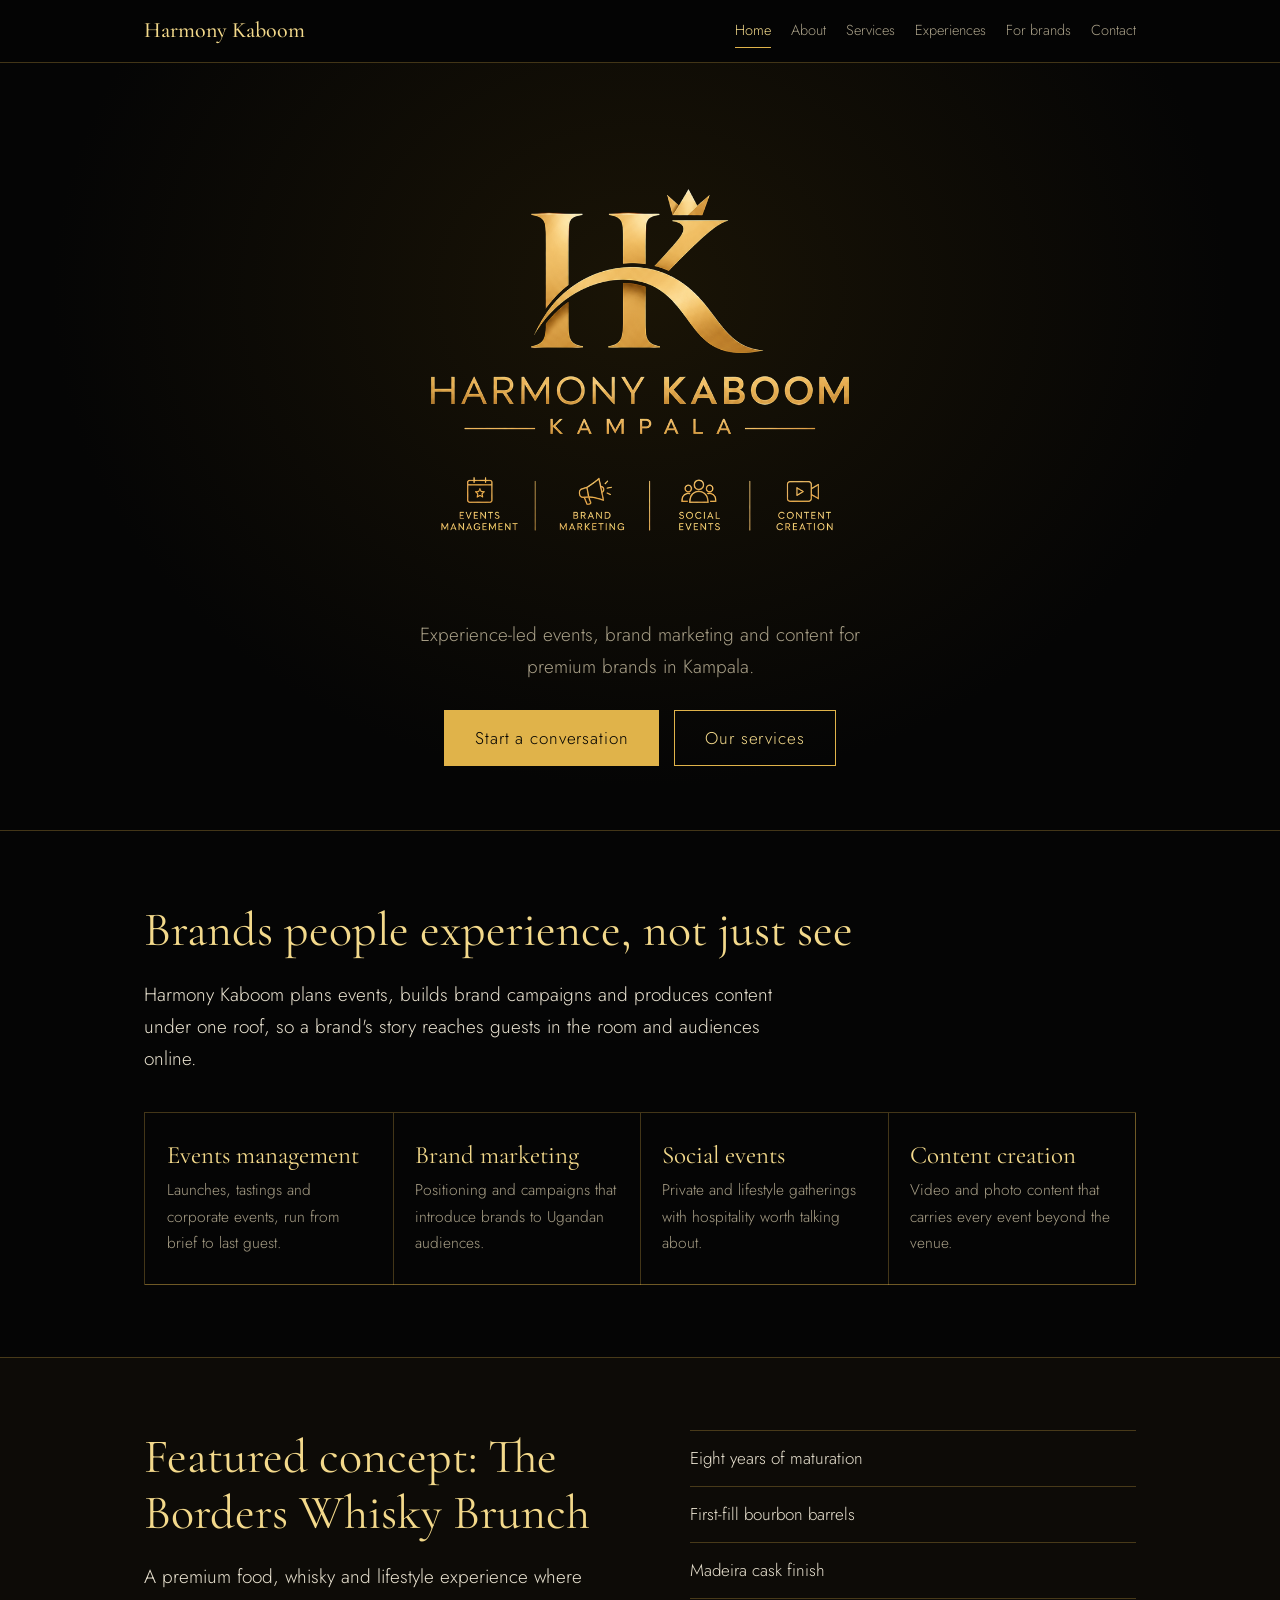
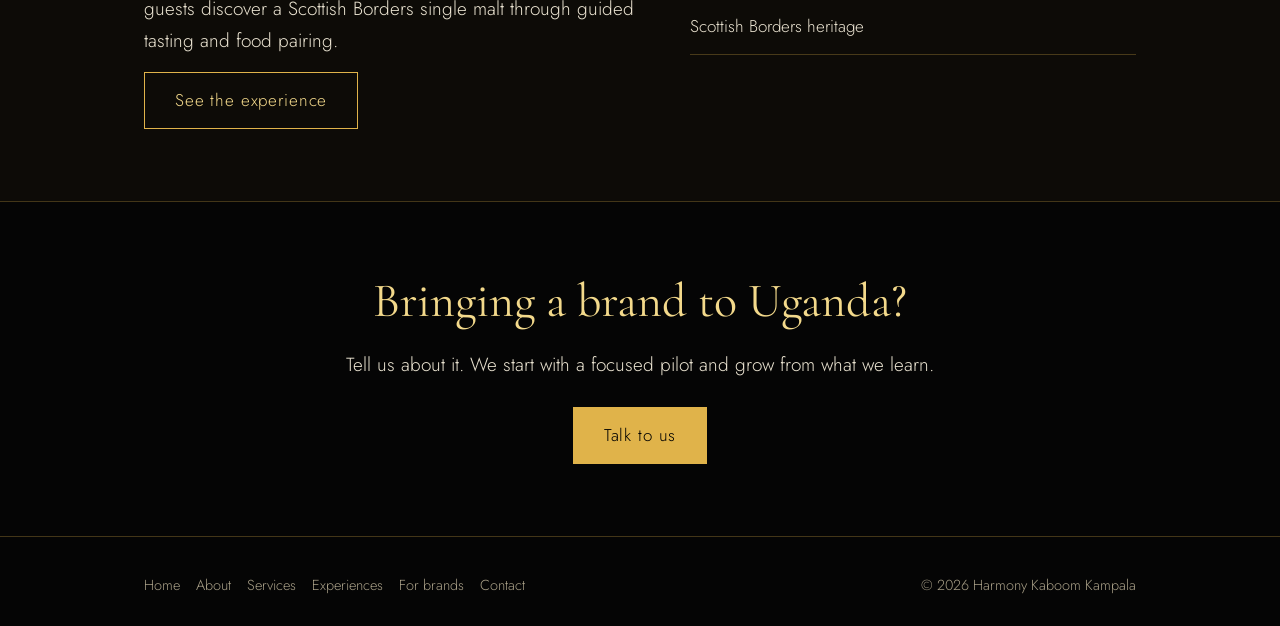
<file: index.html>
<!DOCTYPE html>
<html lang="en">
<head>
<meta charset="utf-8">
<meta name="viewport" content="width=device-width, initial-scale=1, viewport-fit=cover">
<title>Harmony Kaboom Kampala</title>
<meta name="description" content="Harmony Kaboom Kampala: events management, brand marketing, social events and content creation for premium brands in Uganda.">
<meta name="theme-color" content="#050505">
<link rel="icon" href="images/favicon.png">
<link rel="preconnect" href="https://fonts.googleapis.com">
<link href="https://fonts.googleapis.com/css2?family=Cormorant+Garamond:ital,wght@0,400;0,500;1,400&family=Jost:wght@300;400;500&display=swap" rel="stylesheet">
<link rel="stylesheet" href="css/style.css">
</head>
<body>
<a class="skip" href="#main">Skip to content</a>
<nav><div class="wrap"><b>Harmony Kaboom</b><div id="menu"><a href="index.html" class="on" aria-current="page">Home</a><a href="about.html">About</a><a href="services.html">Services</a><a href="experiences.html">Experiences</a><a href="brands.html">For brands</a><a href="contact.html">Contact</a></div></div></nav>
<main id="main">
<header class="hero"><img src="images/logo.png" width="900" height="900" alt="Harmony Kaboom Kampala logo, a gold HK monogram with a crown">
<p>Experience-led events, brand marketing and content for premium brands in Kampala.</p>
<a class="btn solid" href="contact.html">Start a conversation</a> &nbsp; <a class="btn" href="services.html">Our services</a></header>
<section><div class="wrap"><h2>Brands people experience, not just see</h2>
<p class="lead">Harmony Kaboom plans events, builds brand campaigns and produces content under one roof, so a brand's story reaches guests in the room and audiences online.</p>
<div class="grid g4">
<div><h3>Events management</h3><p>Launches, tastings and corporate events, run from brief to last guest.</p></div>
<div><h3>Brand marketing</h3><p>Positioning and campaigns that introduce brands to Ugandan audiences.</p></div>
<div><h3>Social events</h3><p>Private and lifestyle gatherings with hospitality worth talking about.</p></div>
<div><h3>Content creation</h3><p>Video and photo content that carries every event beyond the venue.</p></div></div></div></section>
<section class="alt"><div class="wrap cols"><div><h2>Featured concept: The Borders Whisky Brunch</h2>
<p class="lead">A premium food, whisky and lifestyle experience where guests discover a Scottish Borders single malt through guided tasting and food pairing.</p>
<a class="btn" href="experiences.html">See the experience</a></div>
<ul class="list"><li>Eight years of maturation</li><li>First-fill bourbon barrels</li><li>Madeira cask finish</li><li>Scottish Borders heritage</li></ul></div></section>
<section class="cta"><div class="wrap"><h2>Bringing a brand to Uganda?</h2><p class="lead">Tell us about it. We start with a focused pilot and grow from what we learn.</p><a class="btn solid" href="contact.html">Talk to us</a></div></section>
</main>
<footer><div class="wrap"><div><a href="index.html">Home</a><a href="about.html">About</a><a href="services.html">Services</a><a href="experiences.html">Experiences</a><a href="brands.html">For brands</a><a href="contact.html">Contact</a></div>
<div>&copy; <span id="yr">2026</span> Harmony Kaboom Kampala</div></div></footer>
<script src="js/main.js" defer></script>
</body>
</html>
</file>
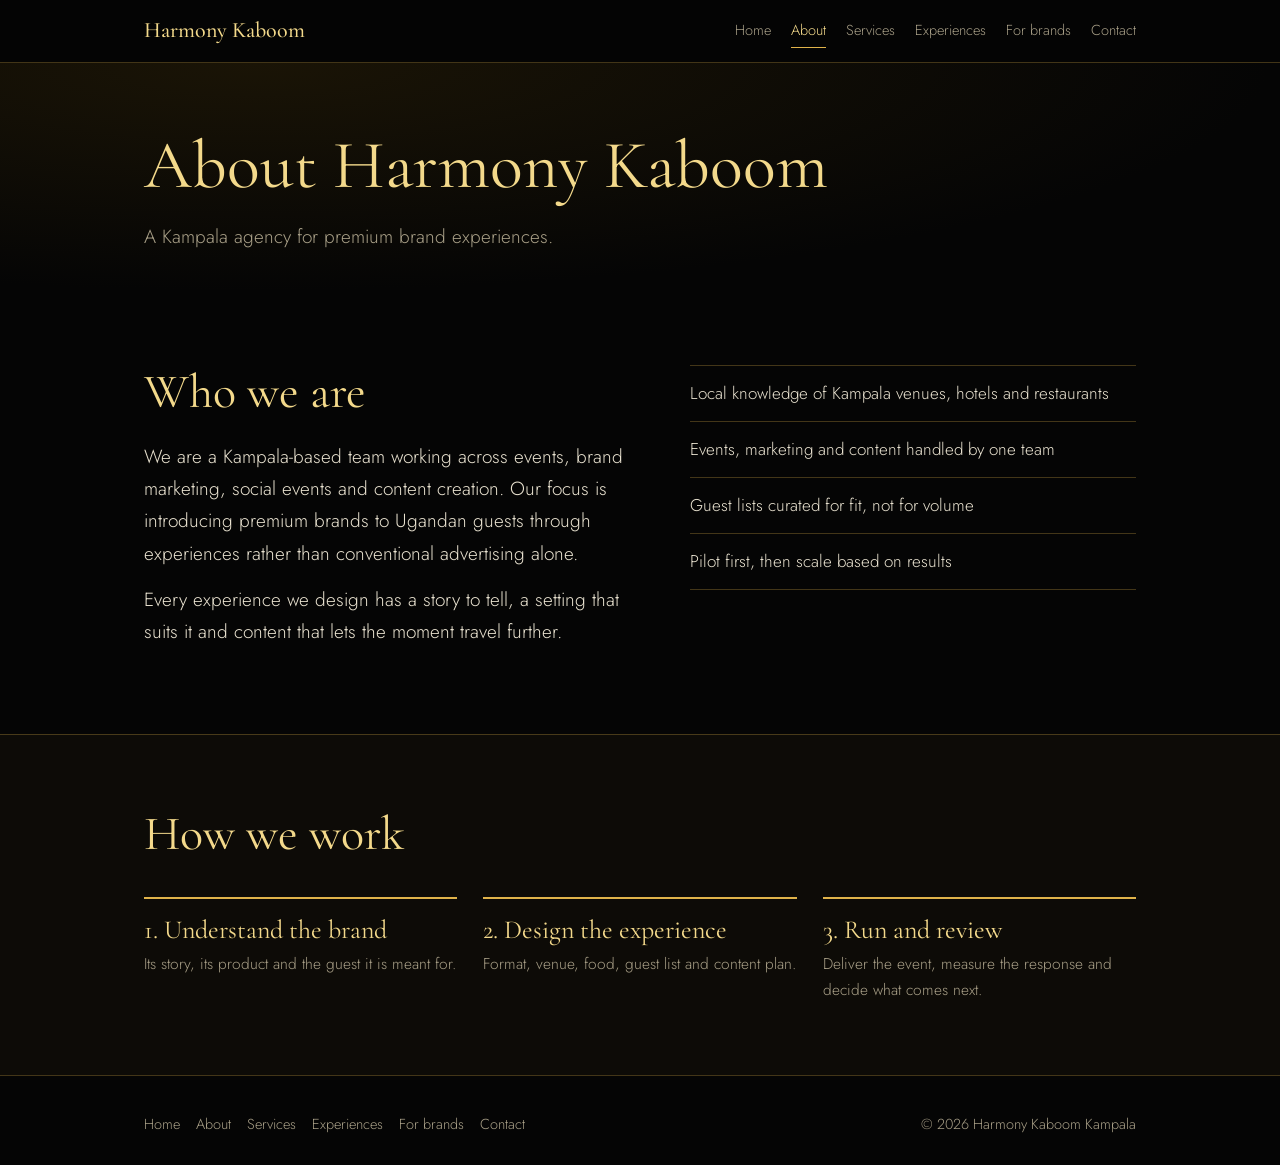
<file: about.html>
<!DOCTYPE html>
<html lang="en">
<head>
<meta charset="utf-8">
<meta name="viewport" content="width=device-width, initial-scale=1, viewport-fit=cover">
<title>About | Harmony Kaboom</title>
<meta name="description" content="Harmony Kaboom Kampala: experience-led events, brand marketing and content for premium brands in Uganda.">
<meta name="theme-color" content="#050505">
<link rel="icon" href="images/favicon.png">
<link rel="preconnect" href="https://fonts.googleapis.com">
<link href="https://fonts.googleapis.com/css2?family=Cormorant+Garamond:ital,wght@0,400;0,500;1,400&family=Jost:wght@300;400;500&display=swap" rel="stylesheet">
<link rel="stylesheet" href="css/style.css">
</head>
<body>
<a class="skip" href="#main">Skip to content</a>
<nav><div class="wrap"><b>Harmony Kaboom</b><div id="menu"><a href="index.html">Home</a><a href="about.html" class="on" aria-current="page">About</a><a href="services.html">Services</a><a href="experiences.html">Experiences</a><a href="brands.html">For brands</a><a href="contact.html">Contact</a></div></div></nav>
<main id="main">
<div class="ph"><div class="wrap"><h1>About Harmony Kaboom</h1><p>A Kampala agency for premium brand experiences.</p></div></div>
<section><div class="wrap cols"><div><h2>Who we are</h2>
<p class="lead">We are a Kampala-based team working across events, brand marketing, social events and content creation. Our focus is introducing premium brands to Ugandan guests through experiences rather than conventional advertising alone.</p>
<p class="lead">Every experience we design has a story to tell, a setting that suits it and content that lets the moment travel further.</p></div>
<ul class="list"><li>Local knowledge of Kampala venues, hotels and restaurants</li><li>Events, marketing and content handled by one team</li><li>Guest lists curated for fit, not for volume</li><li>Pilot first, then scale based on results</li></ul></div></section>
<section class="alt"><div class="wrap"><h2>How we work</h2>
<div class="steps"><div><h3>Understand the brand</h3><p>Its story, its product and the guest it is meant for.</p></div>
<div><h3>Design the experience</h3><p>Format, venue, food, guest list and content plan.</p></div>
<div><h3>Run and review</h3><p>Deliver the event, measure the response and decide what comes next.</p></div></div></div></section>
</main>
<footer><div class="wrap"><div><a href="index.html">Home</a><a href="about.html">About</a><a href="services.html">Services</a><a href="experiences.html">Experiences</a><a href="brands.html">For brands</a><a href="contact.html">Contact</a></div>
<div>&copy; <span id="yr">2026</span> Harmony Kaboom Kampala</div></div></footer>
<script src="js/main.js" defer></script>
</body>
</html>
</file>
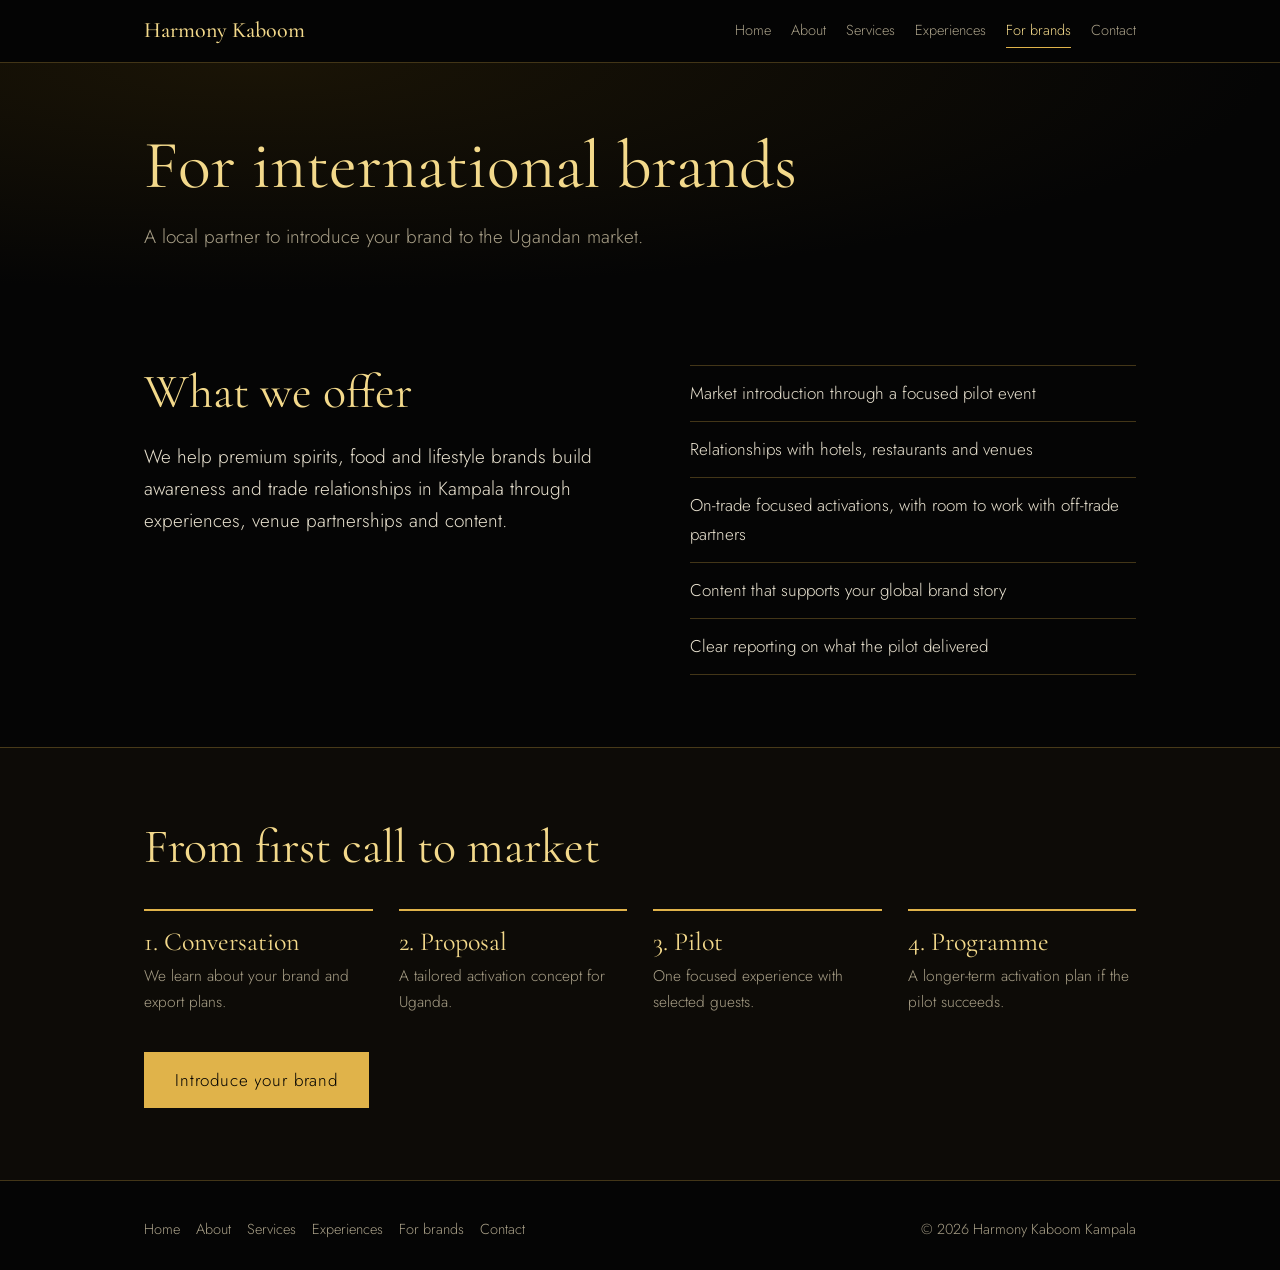
<file: brands.html>
<!DOCTYPE html>
<html lang="en">
<head>
<meta charset="utf-8">
<meta name="viewport" content="width=device-width, initial-scale=1, viewport-fit=cover">
<title>For brands | Harmony Kaboom</title>
<meta name="description" content="Harmony Kaboom Kampala: experience-led events, brand marketing and content for premium brands in Uganda.">
<meta name="theme-color" content="#050505">
<link rel="icon" href="images/favicon.png">
<link rel="preconnect" href="https://fonts.googleapis.com">
<link href="https://fonts.googleapis.com/css2?family=Cormorant+Garamond:ital,wght@0,400;0,500;1,400&family=Jost:wght@300;400;500&display=swap" rel="stylesheet">
<link rel="stylesheet" href="css/style.css">
</head>
<body>
<a class="skip" href="#main">Skip to content</a>
<nav><div class="wrap"><b>Harmony Kaboom</b><div id="menu"><a href="index.html">Home</a><a href="about.html">About</a><a href="services.html">Services</a><a href="experiences.html">Experiences</a><a href="brands.html" class="on" aria-current="page">For brands</a><a href="contact.html">Contact</a></div></div></nav>
<main id="main">
<div class="ph"><div class="wrap"><h1>For international brands</h1><p>A local partner to introduce your brand to the Ugandan market.</p></div></div>
<section><div class="wrap cols"><div><h2>What we offer</h2>
<p class="lead">We help premium spirits, food and lifestyle brands build awareness and trade relationships in Kampala through experiences, venue partnerships and content.</p></div>
<ul class="list"><li>Market introduction through a focused pilot event</li><li>Relationships with hotels, restaurants and venues</li><li>On-trade focused activations, with room to work with off-trade partners</li><li>Content that supports your global brand story</li><li>Clear reporting on what the pilot delivered</li></ul></div></section>
<section class="alt"><div class="wrap"><h2>From first call to market</h2>
<div class="steps" style="--n:4"><div><h3>Conversation</h3><p>We learn about your brand and export plans.</p></div><div><h3>Proposal</h3><p>A tailored activation concept for Uganda.</p></div><div><h3>Pilot</h3><p>One focused experience with selected guests.</p></div><div><h3>Programme</h3><p>A longer-term activation plan if the pilot succeeds.</p></div></div>
<div style="margin-top:36px"><a class="btn solid" href="contact.html">Introduce your brand</a></div></div></section>
</main>
<footer><div class="wrap"><div><a href="index.html">Home</a><a href="about.html">About</a><a href="services.html">Services</a><a href="experiences.html">Experiences</a><a href="brands.html">For brands</a><a href="contact.html">Contact</a></div>
<div>&copy; <span id="yr">2026</span> Harmony Kaboom Kampala</div></div></footer>
<script src="js/main.js" defer></script>
</body>
</html>
</file>
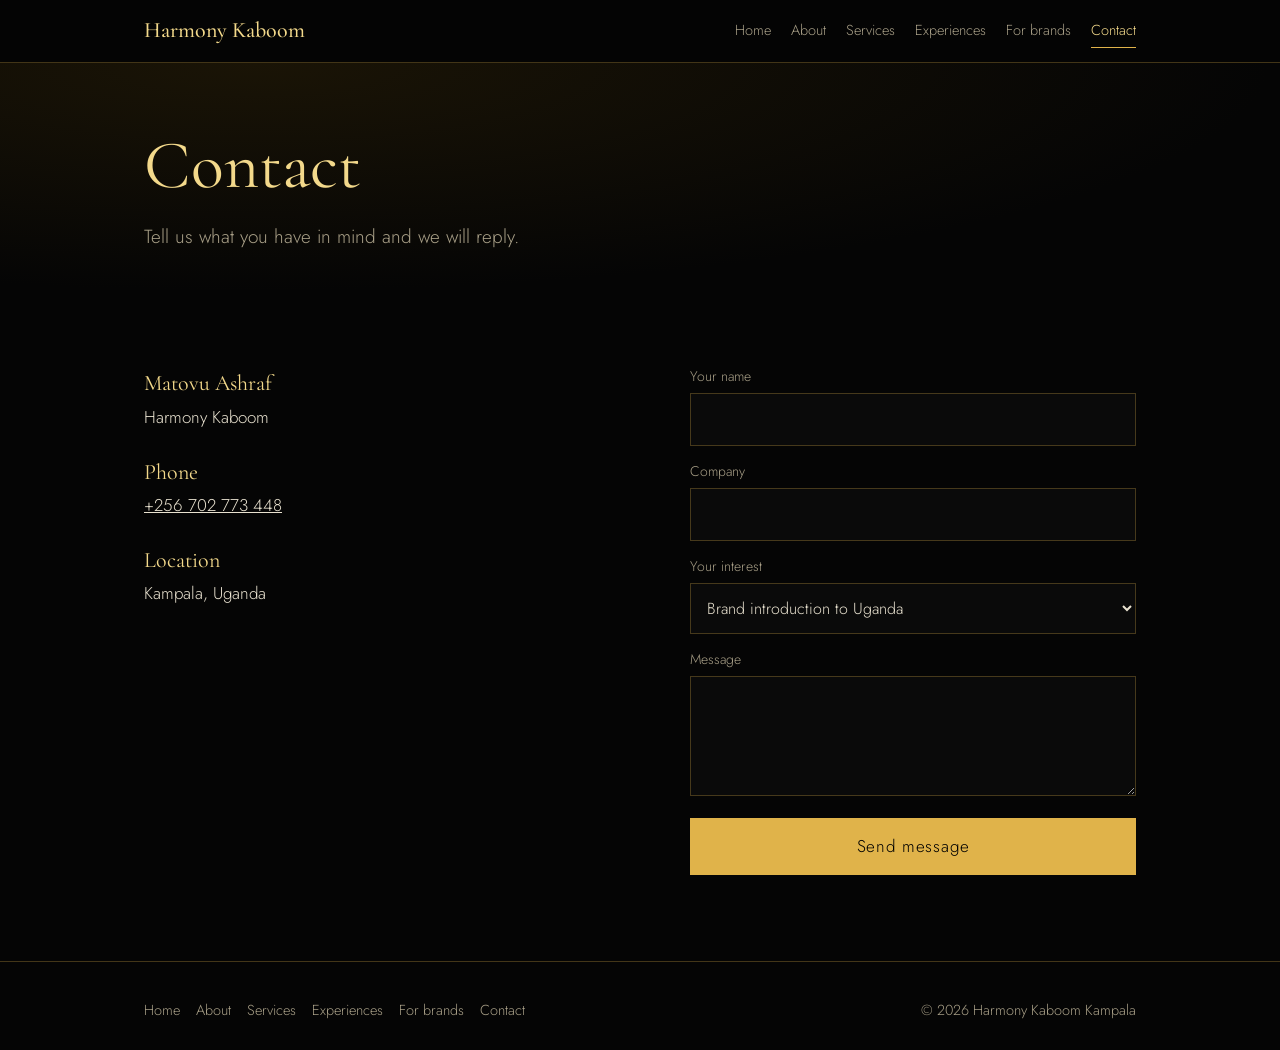
<file: contact.html>
<!DOCTYPE html>
<html lang="en">
<head>
<meta charset="utf-8">
<meta name="viewport" content="width=device-width, initial-scale=1, viewport-fit=cover">
<title>Contact | Harmony Kaboom</title>
<meta name="description" content="Harmony Kaboom Kampala: experience-led events, brand marketing and content for premium brands in Uganda.">
<meta name="theme-color" content="#050505">
<link rel="icon" href="images/favicon.png">
<link rel="preconnect" href="https://fonts.googleapis.com">
<link href="https://fonts.googleapis.com/css2?family=Cormorant+Garamond:ital,wght@0,400;0,500;1,400&family=Jost:wght@300;400;500&display=swap" rel="stylesheet">
<link rel="stylesheet" href="css/style.css">
</head>
<body>
<a class="skip" href="#main">Skip to content</a>
<nav><div class="wrap"><b>Harmony Kaboom</b><div id="menu"><a href="index.html">Home</a><a href="about.html">About</a><a href="services.html">Services</a><a href="experiences.html">Experiences</a><a href="brands.html">For brands</a><a href="contact.html" class="on" aria-current="page">Contact</a></div></div></nav>
<main id="main">
<div class="ph"><div class="wrap"><h1>Contact</h1><p>Tell us what you have in mind and we will reply.</p></div></div>
<section><div class="wrap cols"><div>
<div class="det"><b>Matovu Ashraf</b>Harmony Kaboom</div>
<div class="det"><b>Phone</b><a href="tel:+256702773448">+256 702 773 448</a></div>
<div class="det"><b>Location</b>Kampala, Uganda</div></div>
<form id="f"><label>Your name<input name="n" required></label>
<label>Company<input name="c"></label>
<label>Your interest<select name="i"><option>Brand introduction to Uganda</option><option>Event management</option><option>Brand marketing</option><option>Content creation</option><option>Other</option></select></label>
<label>Message<textarea name="m" required></textarea></label>
<button class="btn solid" type="submit">Send message</button><p id="ok" style="color:var(--gold2);margin:0"></p></form></div></section>
</main>
<footer><div class="wrap"><div><a href="index.html">Home</a><a href="about.html">About</a><a href="services.html">Services</a><a href="experiences.html">Experiences</a><a href="brands.html">For brands</a><a href="contact.html">Contact</a></div>
<div>&copy; <span id="yr">2026</span> Harmony Kaboom Kampala</div></div></footer>
<script src="js/main.js" defer></script>
</body>
</html>
</file>
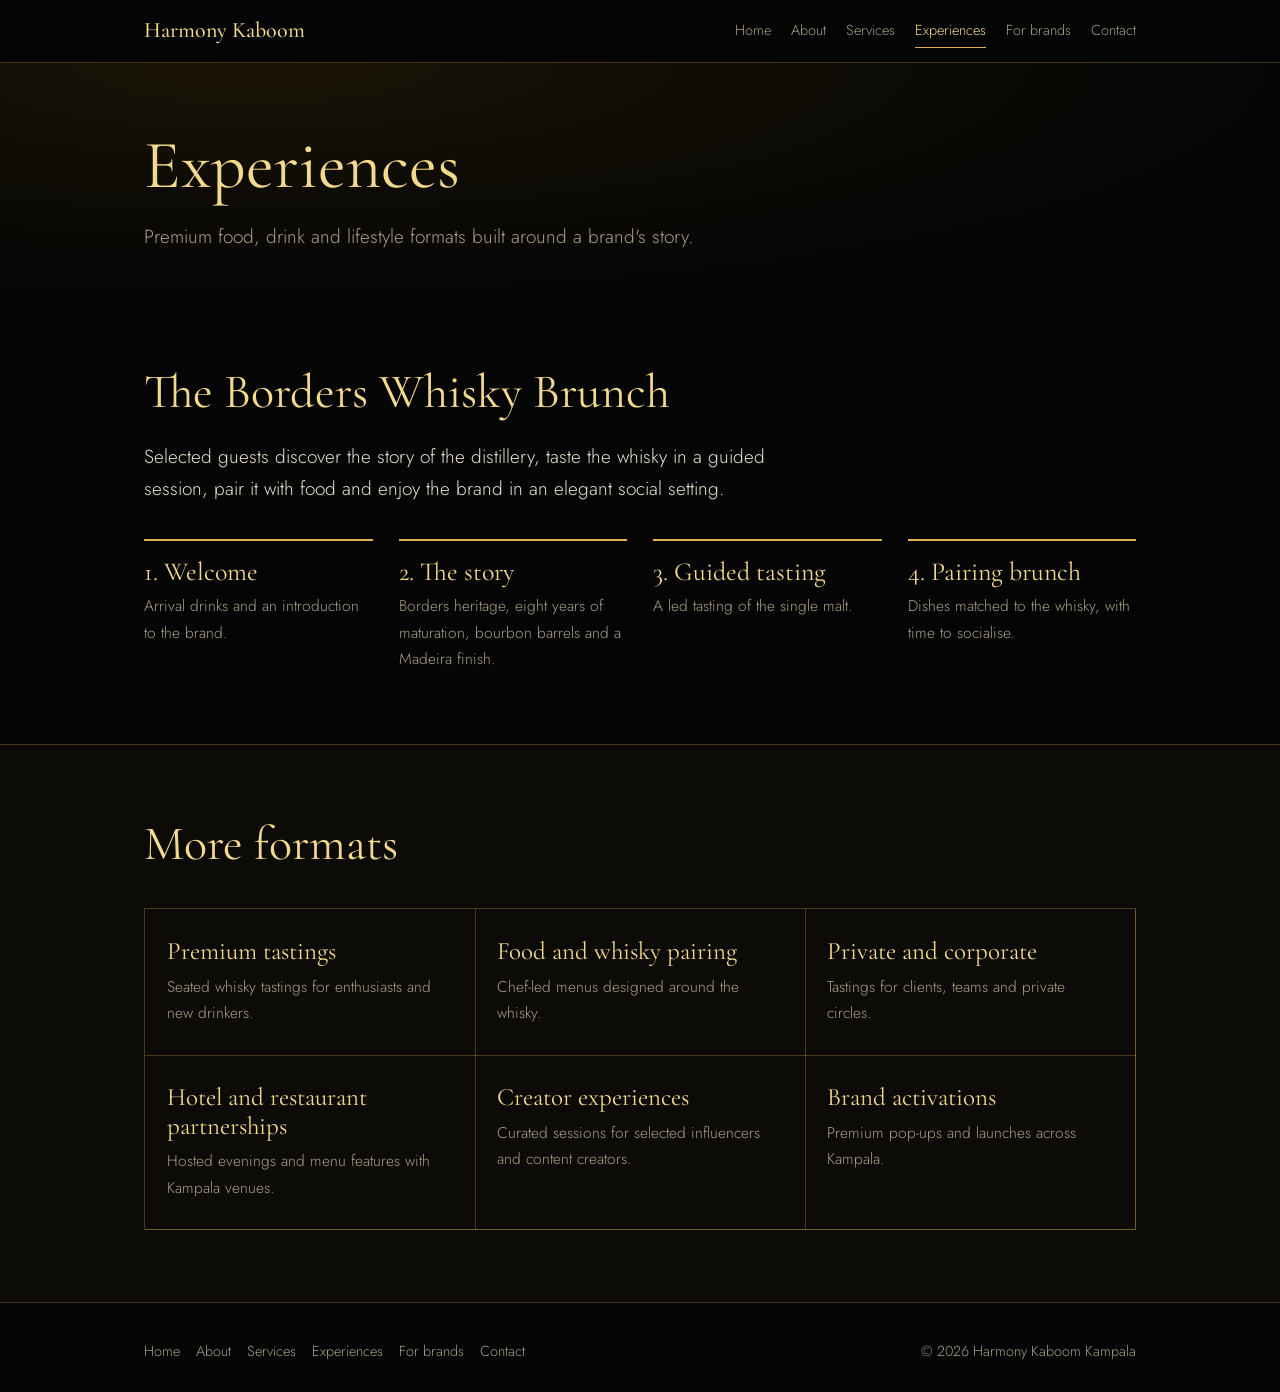
<file: experiences.html>
<!DOCTYPE html>
<html lang="en">
<head>
<meta charset="utf-8">
<meta name="viewport" content="width=device-width, initial-scale=1, viewport-fit=cover">
<title>Experiences | Harmony Kaboom</title>
<meta name="description" content="Harmony Kaboom Kampala: experience-led events, brand marketing and content for premium brands in Uganda.">
<meta name="theme-color" content="#050505">
<link rel="icon" href="images/favicon.png">
<link rel="preconnect" href="https://fonts.googleapis.com">
<link href="https://fonts.googleapis.com/css2?family=Cormorant+Garamond:ital,wght@0,400;0,500;1,400&family=Jost:wght@300;400;500&display=swap" rel="stylesheet">
<link rel="stylesheet" href="css/style.css">
</head>
<body>
<a class="skip" href="#main">Skip to content</a>
<nav><div class="wrap"><b>Harmony Kaboom</b><div id="menu"><a href="index.html">Home</a><a href="about.html">About</a><a href="services.html">Services</a><a href="experiences.html" class="on" aria-current="page">Experiences</a><a href="brands.html">For brands</a><a href="contact.html">Contact</a></div></div></nav>
<main id="main">
<div class="ph"><div class="wrap"><h1>Experiences</h1><p>Premium food, drink and lifestyle formats built around a brand's story.</p></div></div>
<section><div class="wrap"><h2>The Borders Whisky Brunch</h2>
<p class="lead">Selected guests discover the story of the distillery, taste the whisky in a guided session, pair it with food and enjoy the brand in an elegant social setting.</p>
<div class="steps" style="--n:4"><div><h3>Welcome</h3><p>Arrival drinks and an introduction to the brand.</p></div><div><h3>The story</h3><p>Borders heritage, eight years of maturation, bourbon barrels and a Madeira finish.</p></div><div><h3>Guided tasting</h3><p>A led tasting of the single malt.</p></div><div><h3>Pairing brunch</h3><p>Dishes matched to the whisky, with time to socialise.</p></div></div></div></section>
<section class="alt"><div class="wrap"><h2>More formats</h2><div class="grid g3">
<div><h3>Premium tastings</h3><p>Seated whisky tastings for enthusiasts and new drinkers.</p></div>
<div><h3>Food and whisky pairing</h3><p>Chef-led menus designed around the whisky.</p></div>
<div><h3>Private and corporate</h3><p>Tastings for clients, teams and private circles.</p></div>
<div><h3>Hotel and restaurant partnerships</h3><p>Hosted evenings and menu features with Kampala venues.</p></div>
<div><h3>Creator experiences</h3><p>Curated sessions for selected influencers and content creators.</p></div>
<div><h3>Brand activations</h3><p>Premium pop-ups and launches across Kampala.</p></div></div></div></section>
</main>
<footer><div class="wrap"><div><a href="index.html">Home</a><a href="about.html">About</a><a href="services.html">Services</a><a href="experiences.html">Experiences</a><a href="brands.html">For brands</a><a href="contact.html">Contact</a></div>
<div>&copy; <span id="yr">2026</span> Harmony Kaboom Kampala</div></div></footer>
<script src="js/main.js" defer></script>
</body>
</html>
</file>
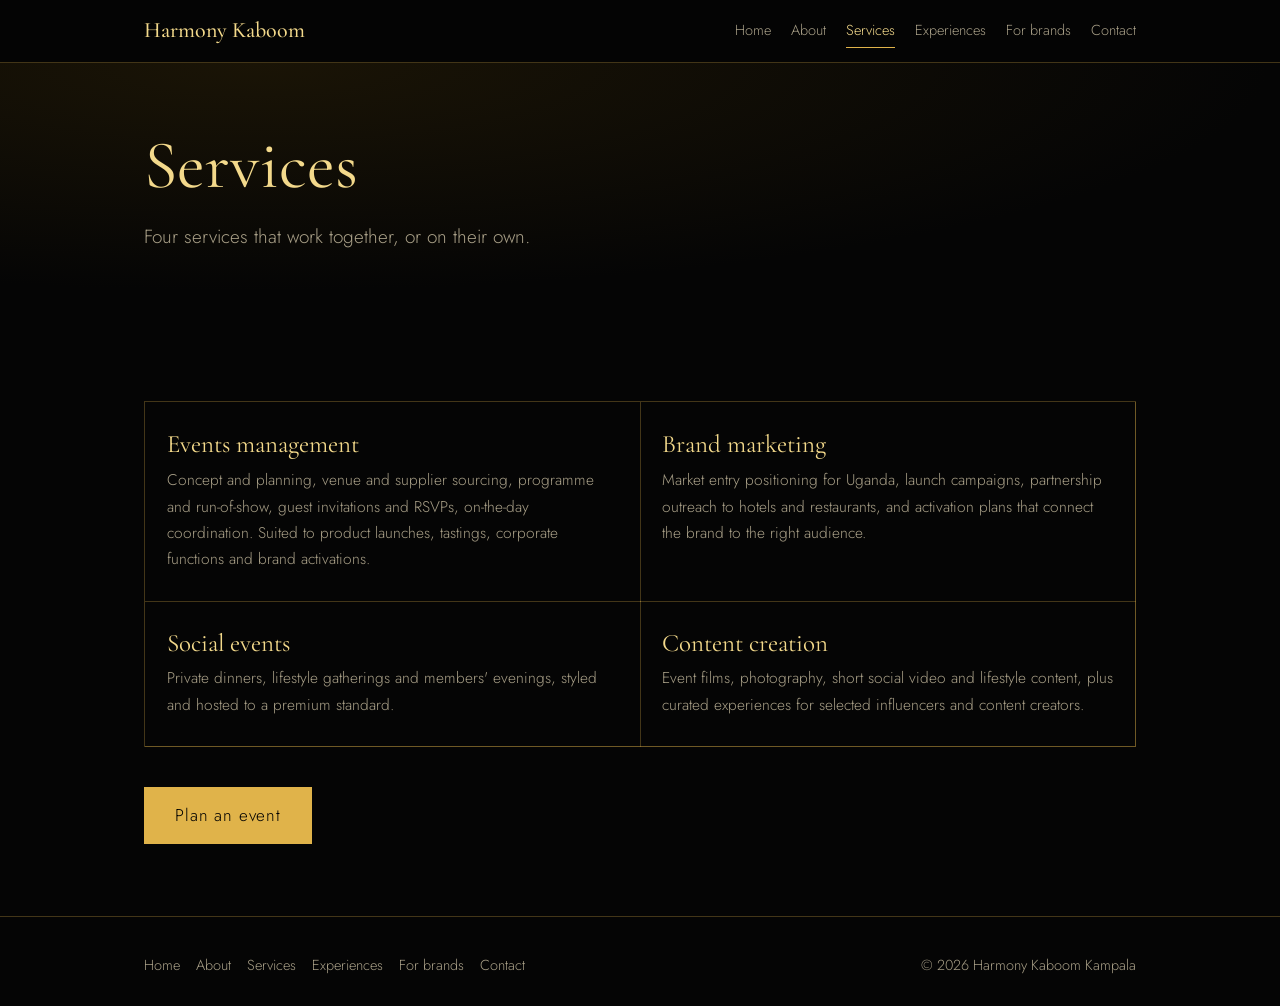
<file: services.html>
<!DOCTYPE html>
<html lang="en">
<head>
<meta charset="utf-8">
<meta name="viewport" content="width=device-width, initial-scale=1, viewport-fit=cover">
<title>Services | Harmony Kaboom</title>
<meta name="description" content="Harmony Kaboom Kampala: experience-led events, brand marketing and content for premium brands in Uganda.">
<meta name="theme-color" content="#050505">
<link rel="icon" href="images/favicon.png">
<link rel="preconnect" href="https://fonts.googleapis.com">
<link href="https://fonts.googleapis.com/css2?family=Cormorant+Garamond:ital,wght@0,400;0,500;1,400&family=Jost:wght@300;400;500&display=swap" rel="stylesheet">
<link rel="stylesheet" href="css/style.css">
</head>
<body>
<a class="skip" href="#main">Skip to content</a>
<nav><div class="wrap"><b>Harmony Kaboom</b><div id="menu"><a href="index.html">Home</a><a href="about.html">About</a><a href="services.html" class="on" aria-current="page">Services</a><a href="experiences.html">Experiences</a><a href="brands.html">For brands</a><a href="contact.html">Contact</a></div></div></nav>
<main id="main">
<div class="ph"><div class="wrap"><h1>Services</h1><p>Four services that work together, or on their own.</p></div></div>
<section><div class="wrap"><div class="grid g2">
<div><h3>Events management</h3><p>Concept and planning, venue and supplier sourcing, programme and run-of-show, guest invitations and RSVPs, on-the-day coordination. Suited to product launches, tastings, corporate functions and brand activations.</p></div>
<div><h3>Brand marketing</h3><p>Market entry positioning for Uganda, launch campaigns, partnership outreach to hotels and restaurants, and activation plans that connect the brand to the right audience.</p></div>
<div><h3>Social events</h3><p>Private dinners, lifestyle gatherings and members' evenings, styled and hosted to a premium standard.</p></div>
<div><h3>Content creation</h3><p>Event films, photography, short social video and lifestyle content, plus curated experiences for selected influencers and content creators.</p></div></div>
<div style="margin-top:40px"><a class="btn solid" href="contact.html">Plan an event</a></div></div></section>
</main>
<footer><div class="wrap"><div><a href="index.html">Home</a><a href="about.html">About</a><a href="services.html">Services</a><a href="experiences.html">Experiences</a><a href="brands.html">For brands</a><a href="contact.html">Contact</a></div>
<div>&copy; <span id="yr">2026</span> Harmony Kaboom Kampala</div></div></footer>
<script src="js/main.js" defer></script>
</body>
</html>
</file>
<file: css/style.css>
:root{--bg:#050505;--bg2:#0d0b07;--gold:#e0b34a;--gold2:#f3d98b;--text:#e9e2d0;--muted:#a89f87;--line:rgba(224,179,74,.28);box-sizing:border-box;padding-top:env(safe-area-inset-top,0px);padding-bottom:env(safe-area-inset-bottom,0px)}
html{scroll-padding-top:env(safe-area-inset-top,0px)}
*,*:before,*:after{box-sizing:inherit}
body{margin:0;background:var(--bg);color:var(--text);font-family:Jost,"Helvetica Neue",Arial,sans-serif;font-weight:300;line-height:1.7;font-size:17px}
h1,h2,h3{font-family:"Cormorant Garamond",Georgia,serif;font-weight:400;color:var(--gold2);line-height:1.15;margin:0}
a{color:inherit}
:focus-visible{outline:2px solid var(--gold);outline-offset:3px}
.wrap{max-width:1040px;margin:0 auto;padding:0 24px}
nav{position:sticky;top:env(safe-area-inset-top,0px);z-index:5;background:rgba(5,5,5,.94);border-bottom:1px solid var(--line)}
nav .wrap{display:flex;justify-content:space-between;align-items:center;height:62px;gap:18px}
nav b{font-family:"Cormorant Garamond",serif;font-weight:500;font-size:22px;color:var(--gold2);white-space:nowrap}
nav div{display:flex;gap:20px;font-size:14.5px;overflow-x:auto}
nav a{text-decoration:none;color:var(--muted);white-space:nowrap;padding:4px 0;border-bottom:1px solid transparent}
nav a:hover,nav a.on{color:var(--gold2);border-color:var(--gold)}
.hero{text-align:center;padding:36px 0 64px;background:radial-gradient(ellipse at 50% 30%,#1a1406 0%,var(--bg) 65%)}
.hero img{width:min(520px,92%);height:auto;mix-blend-mode:lighten;display:block;margin:0 auto}
.hero p{max-width:560px;margin:0 auto 26px;color:var(--muted);font-size:19px;padding:0 24px}
.ph{padding:64px 0 40px;background:radial-gradient(ellipse at 20% 0,#1a1406,var(--bg) 70%)}
.ph h1{font-size:clamp(40px,7vw,68px)}
.ph p{max-width:620px;font-size:19px;color:var(--muted);margin:16px 0 0}
.btn{display:inline-block;padding:13px 30px;border:1px solid var(--gold);color:var(--gold2);text-decoration:none;font-weight:400;letter-spacing:.05em;background:none;font:inherit;cursor:pointer;transition:background .2s,color .2s}
.btn:hover{background:var(--gold);color:#000}
.btn.solid{background:var(--gold);color:#000}.btn.solid:hover{background:var(--gold2)}
section{padding:72px 0;border-top:1px solid var(--line)}
.ph+section{border-top:0}
h2{font-size:clamp(32px,5vw,48px);margin-bottom:20px}
.lead{max-width:650px;font-size:19px;margin:0 0 14px}
.grid{display:grid;gap:0;margin-top:36px;border:1px solid var(--line)}
.g4{grid-template-columns:repeat(4,1fr)}.g3{grid-template-columns:repeat(3,1fr)}.g2{grid-template-columns:1fr 1fr}
.grid>div{padding:28px 22px;border-right:1px solid var(--line);border-bottom:1px solid var(--line);margin:0 -1px -1px 0}
.grid h3{font-size:25px;margin-bottom:8px}
.grid p{margin:0;font-size:15.5px;color:var(--muted)}
.grid svg{width:38px;height:38px;stroke:var(--gold);fill:none;stroke-width:1.3;margin-bottom:14px}
.alt{background:var(--bg2)}
.cols{display:grid;grid-template-columns:1.1fr 1fr;gap:56px}
.list{list-style:none;margin:0;padding:0}
.list li{padding:13px 0;border-bottom:1px solid var(--line)}
.list li:first-child{border-top:1px solid var(--line)}
.steps{display:grid;grid-template-columns:repeat(var(--n,3),1fr);gap:26px;margin-top:34px;counter-reset:s}
.steps>div{border-top:2px solid var(--gold);padding-top:16px;counter-increment:s}
.steps h3{font-size:26px;margin-bottom:6px}
.steps h3:before{content:counter(s) ". "}
.steps p{margin:0;color:var(--muted);font-size:15.5px}
.cta{text-align:center}.cta .lead{margin:0 auto 26px}
form{display:grid;gap:14px;max-width:560px}
label{font-size:14px;color:var(--muted)}
input,select,textarea{width:100%;margin-top:4px;background:#0a0a0a;border:1px solid var(--line);color:var(--text);padding:12px;font:inherit;font-size:16px}
textarea{min-height:120px}
.det{margin:0 0 22px}.det b{display:block;font-family:"Cormorant Garamond",serif;font-weight:400;font-size:22px;color:var(--gold2)}
footer{padding:36px 0 28px;border-top:1px solid var(--line);color:var(--muted);font-size:14.5px}
footer .wrap{display:flex;flex-wrap:wrap;justify-content:space-between;gap:16px}
footer a{margin-right:16px;text-decoration:none}footer a:hover{color:var(--gold2)}
/* responsive */
@media(max-width:820px){.g4,.g3{grid-template-columns:1fr 1fr}.cols,.steps,.g2{grid-template-columns:1fr}section{padding:56px 0}nav b{font-size:18px}}
@media(max-width:480px){.g4,.g3{grid-template-columns:1fr}}

@media(prefers-reduced-motion:reduce){*{transition:none!important}}
.skip{position:absolute;left:-999px}.skip:focus{left:8px;top:8px;background:var(--gold);color:#000;padding:8px 12px;z-index:9}
nav a.on{color:var(--gold2);border-color:var(--gold)}
</file>
